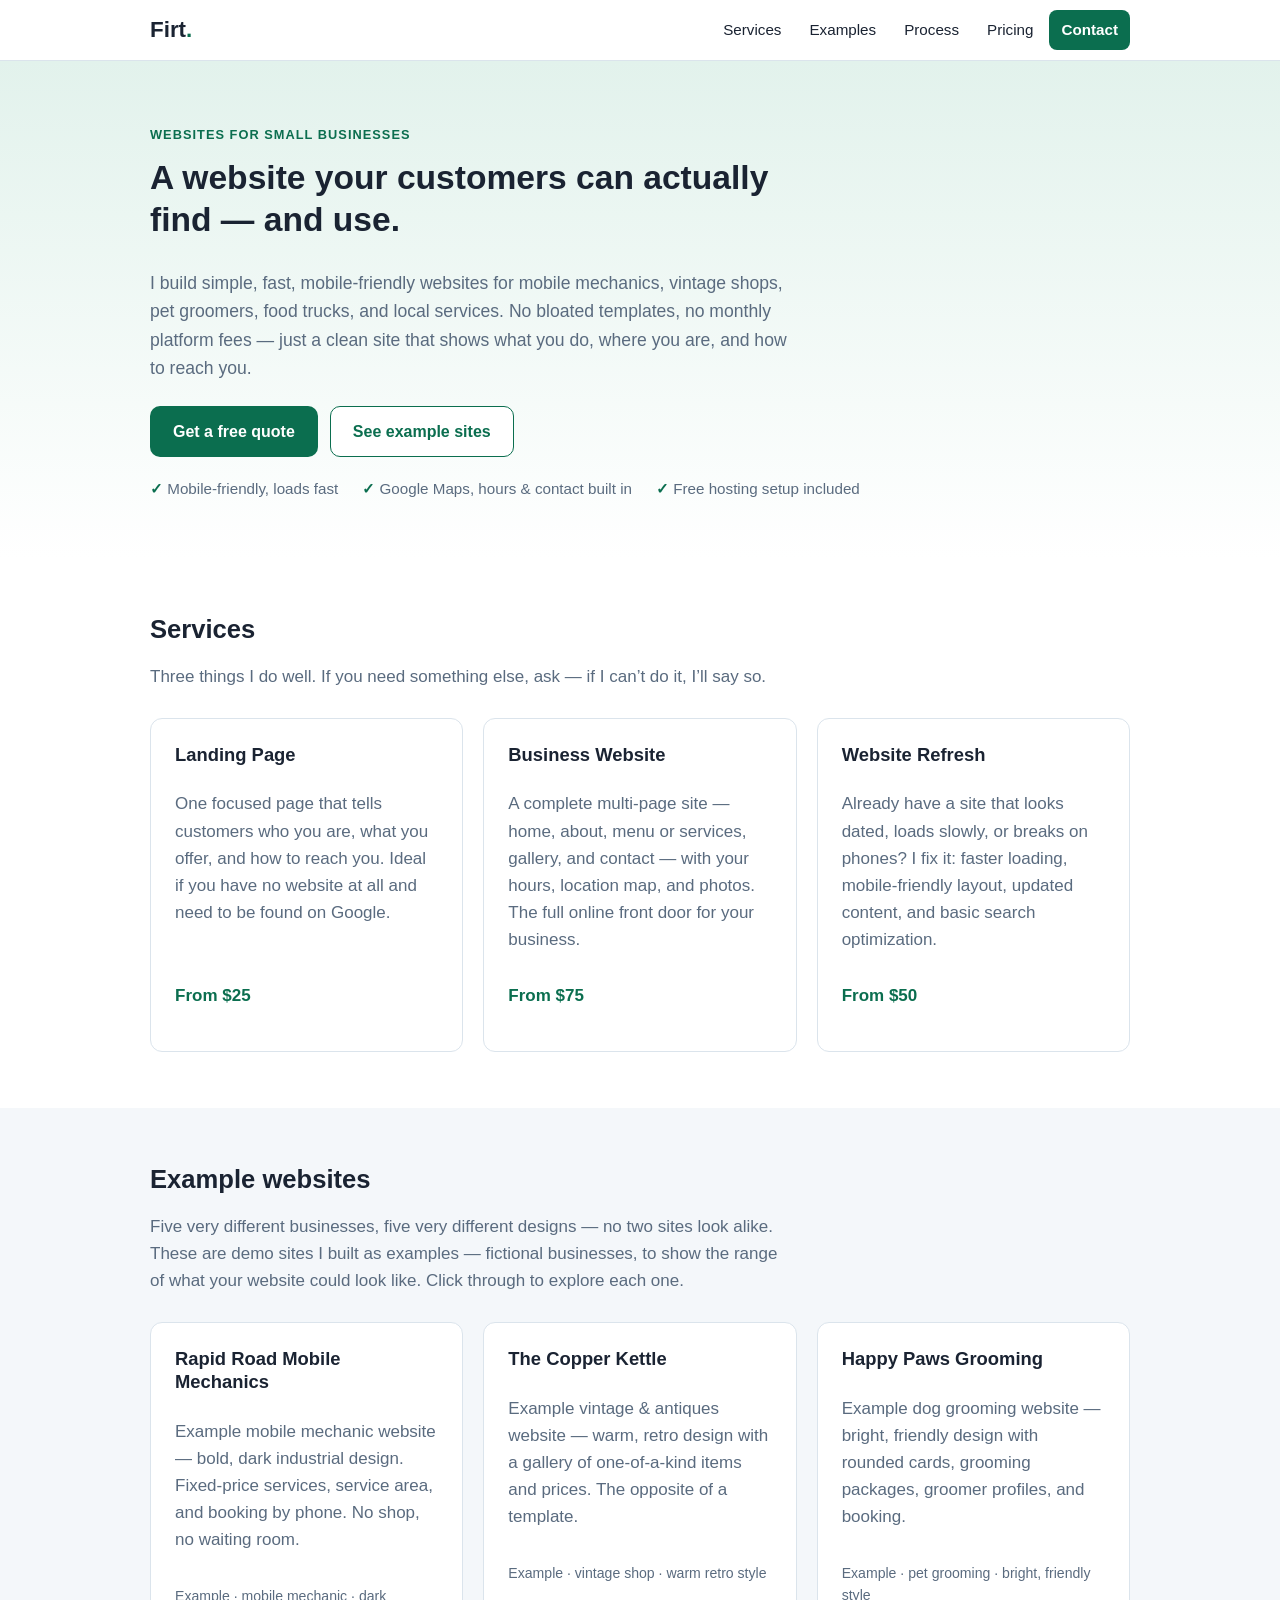
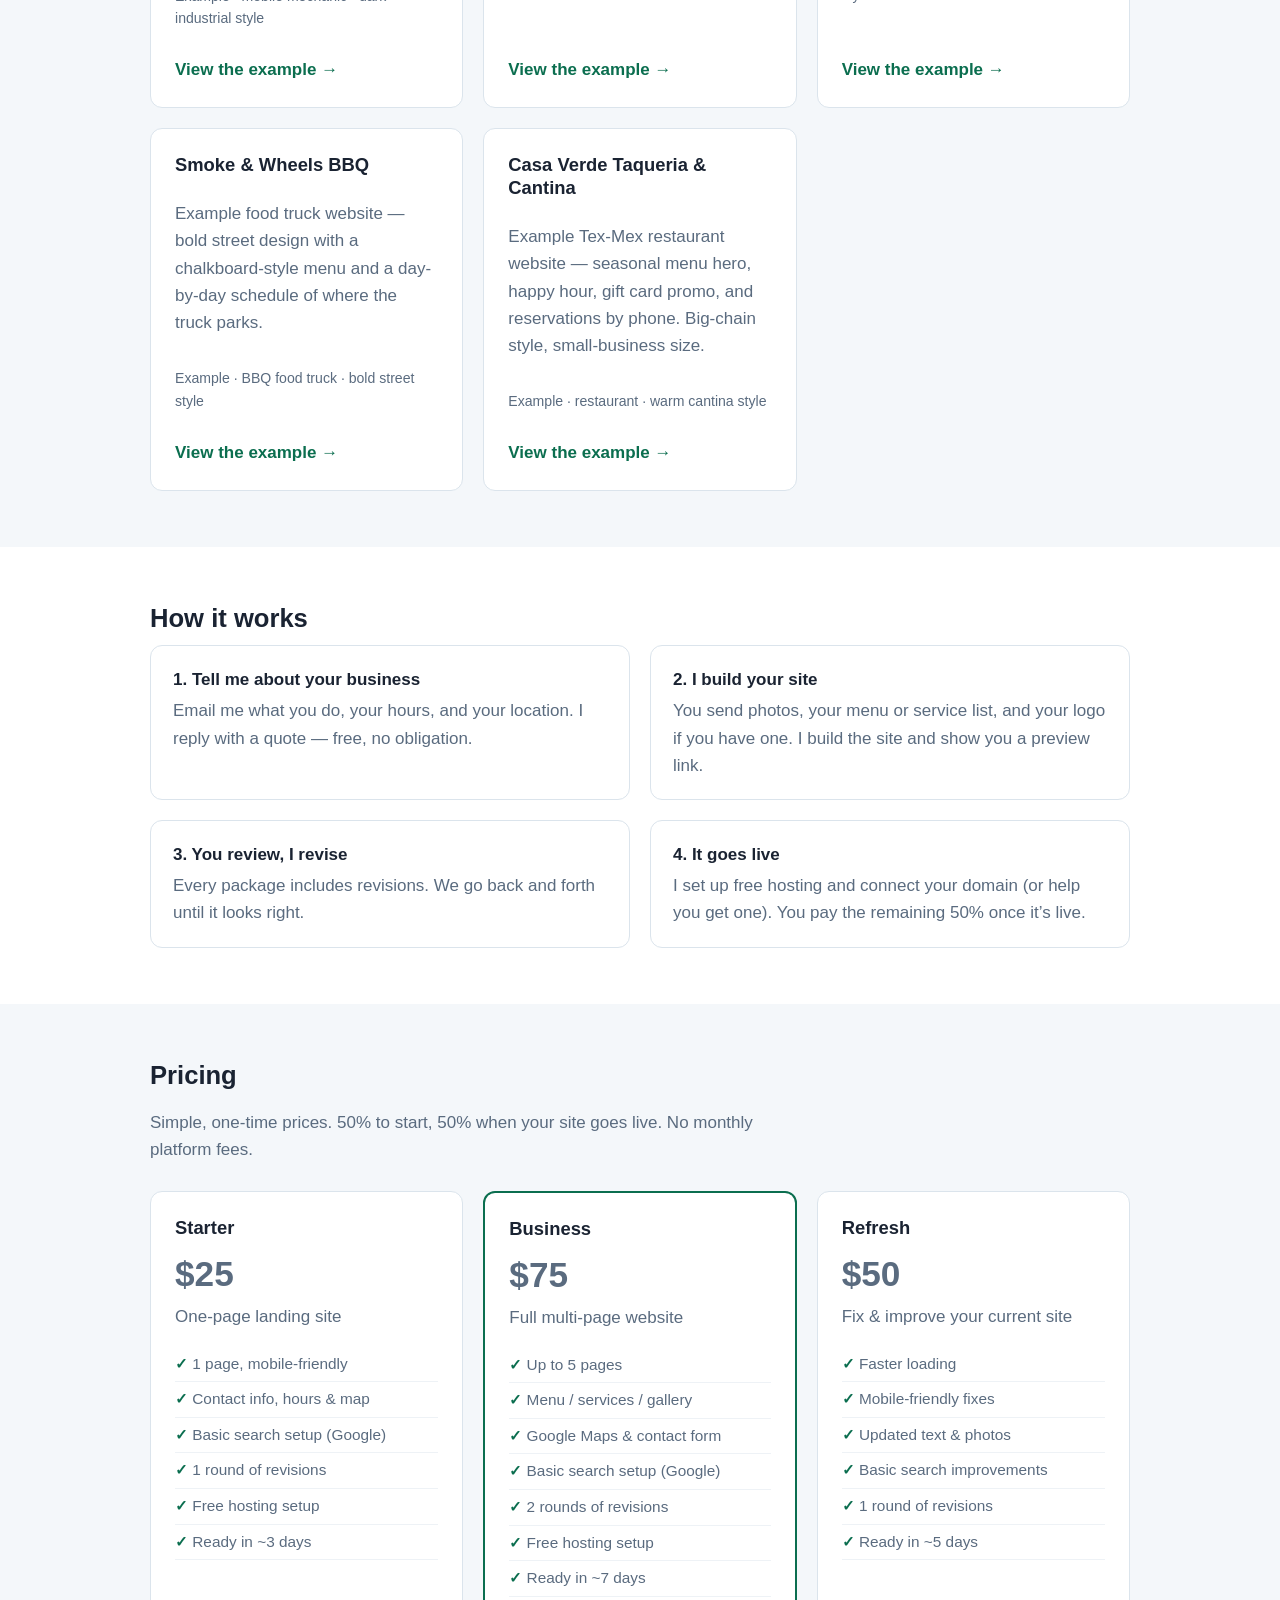
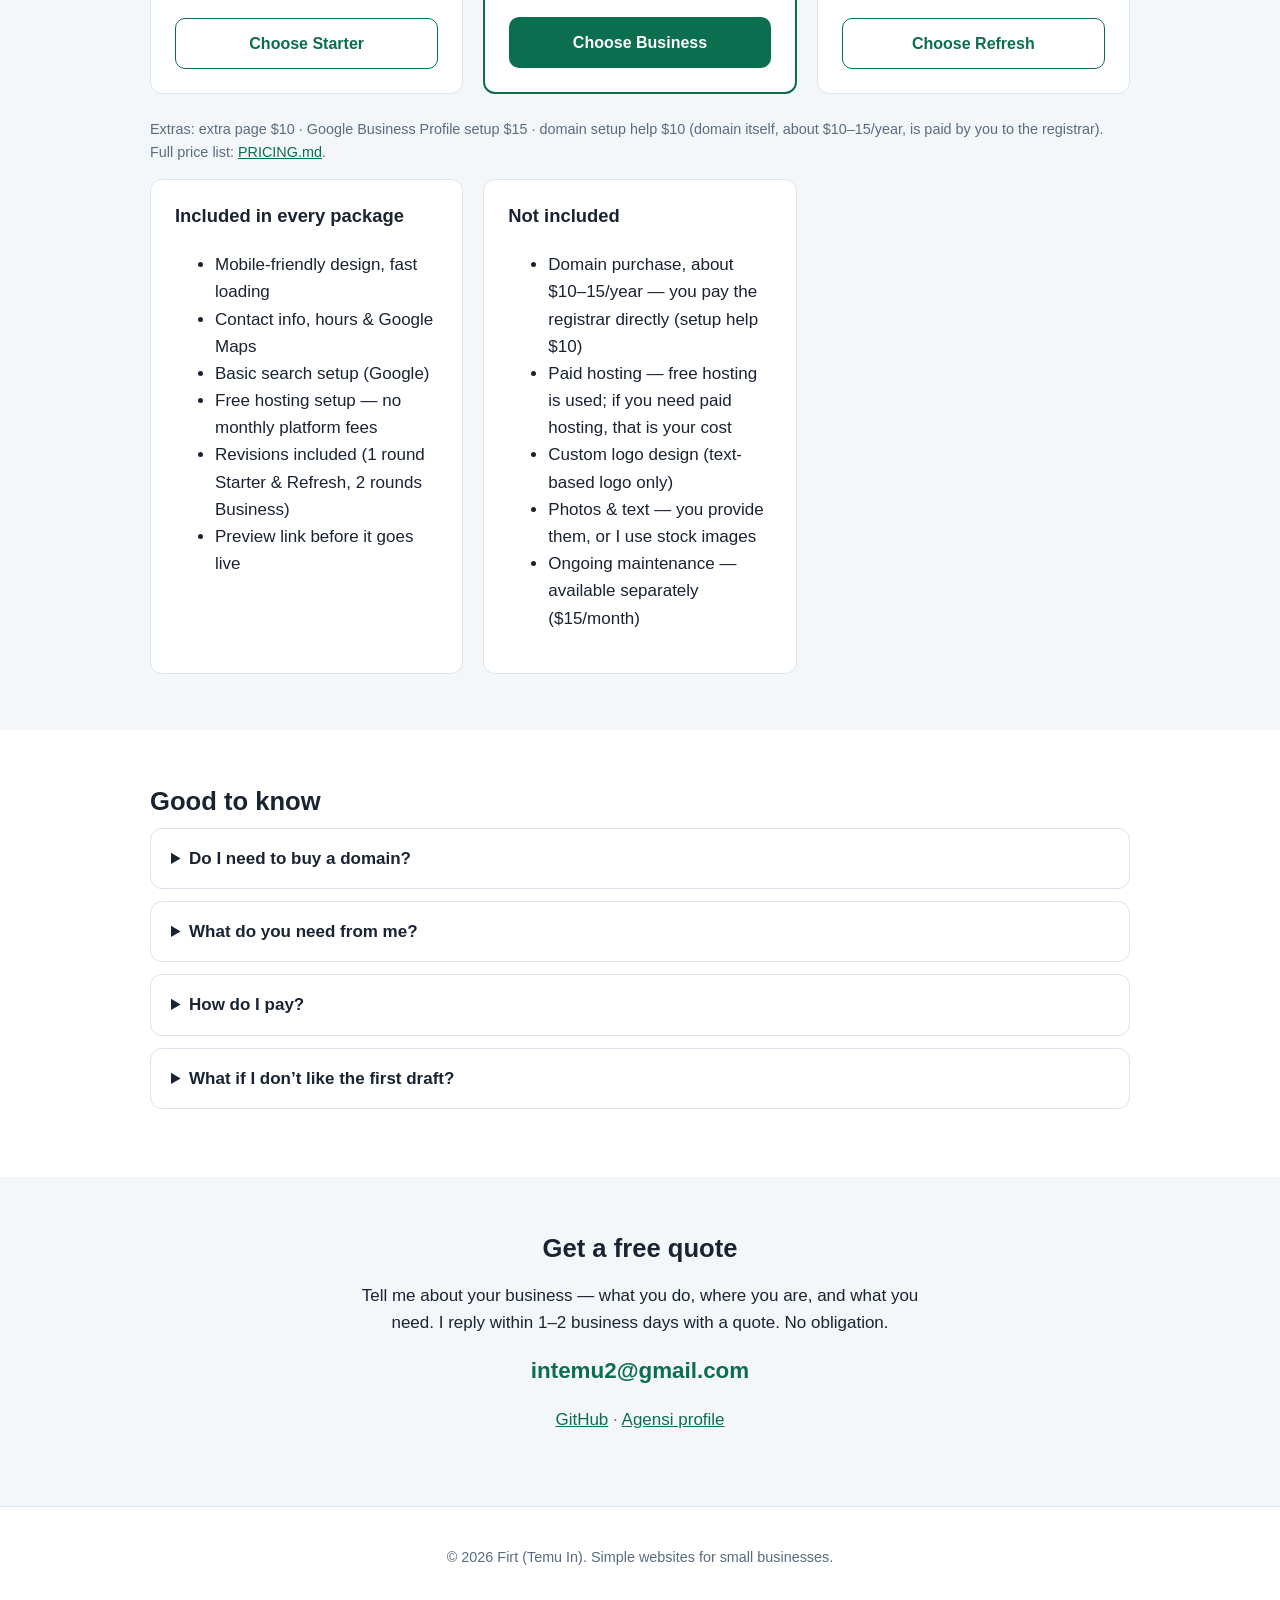
<file: index.html>
<!DOCTYPE html>
<html lang="en">
<head>
<meta charset="UTF-8">
<meta name="viewport" content="width=device-width, initial-scale=1.0">
<title>Firt — Simple, Fast Websites for Small Businesses</title>
<meta name="description" content="Firt builds simple, fast, mobile-friendly websites for small businesses: landing pages, company websites, and website fixes. No templates, no bloat — just a site that works.">
<link rel="stylesheet" href="styles.css">
</head>
<body>
<header class="site-header">
  <div class="wrap header-inner">
    <a class="brand" href="#top">Firt<span class="brand-dot">.</span></a>
    <nav class="nav" id="nav">
      <a href="#services">Services</a>
      <a href="#examples">Examples</a>
      <a href="#process">Process</a>
      <a href="#pricing">Pricing</a>
      <a href="#contact" class="nav-cta">Contact</a>
    </nav>
    <button class="menu-btn" id="menuBtn" aria-label="Menu" aria-expanded="false">&#9776;</button>
  </div>
</header>

<main id="top">
  <section class="hero">
    <div class="wrap">
      <p class="eyebrow">Websites for small businesses</p>
      <h1>A website your customers can actually find — and use.</h1>
      <p class="lede">I build simple, fast, mobile-friendly websites for mobile mechanics, vintage shops, pet groomers, food trucks, and local services. No bloated templates, no monthly platform fees — just a clean site that shows what you do, where you are, and how to reach you.</p>
      <div class="hero-actions">
        <a class="btn btn-primary" href="#contact">Get a free quote</a>
        <a class="btn btn-ghost" href="#examples">See example sites</a>
      </div>
      <ul class="hero-points">
        <li>Mobile-friendly, loads fast</li>
        <li>Google Maps, hours &amp; contact built in</li>
        <li>Free hosting setup included</li>
      </ul>
    </div>
  </section>

  <section id="services" class="section">
    <div class="wrap">
      <h2>Services</h2>
      <p class="section-sub">Three things I do well. If you need something else, ask — if I can&rsquo;t do it, I&rsquo;ll say so.</p>
      <div class="cards">
        <article class="card">
          <h3>Landing Page</h3>
          <p>One focused page that tells customers who you are, what you offer, and how to reach you. Ideal if you have no website at all and need to be found on Google.</p>
          <p class="card-from">From $25</p>
        </article>
        <article class="card">
          <h3>Business Website</h3>
          <p>A complete multi-page site — home, about, menu or services, gallery, and contact — with your hours, location map, and photos. The full online front door for your business.</p>
          <p class="card-from">From $75</p>
        </article>
        <article class="card">
          <h3>Website Refresh</h3>
          <p>Already have a site that looks dated, loads slowly, or breaks on phones? I fix it: faster loading, mobile-friendly layout, updated content, and basic search optimization.</p>
          <p class="card-from">From $50</p>
        </article>
      </div>
    </div>
  </section>

  <section id="examples" class="section section-alt">
    <div class="wrap">
      <h2>Example websites</h2>
      <p class="section-sub">Five very different businesses, five very different designs — no two sites look alike. These are demo sites I built as examples — fictional businesses, to show the range of what your website could look like. Click through to explore each one.</p>
      <div class="cards">
        <article class="card">
          <h3>Rapid Road Mobile Mechanics</h3>
          <p>Example mobile mechanic website — bold, dark industrial design. Fixed-price services, service area, and booking by phone. No shop, no waiting room.</p>
          <p class="card-meta">Example &middot; mobile mechanic &middot; dark industrial style</p>
          <a class="card-link" href="samples/sample-mechanic.html">View the example &rarr;</a>
        </article>
        <article class="card">
          <h3>The Copper Kettle</h3>
          <p>Example vintage &amp; antiques website — warm, retro design with a gallery of one-of-a-kind items and prices. The opposite of a template.</p>
          <p class="card-meta">Example &middot; vintage shop &middot; warm retro style</p>
          <a class="card-link" href="samples/sample-vintage.html">View the example &rarr;</a>
        </article>
        <article class="card">
          <h3>Happy Paws Grooming</h3>
          <p>Example dog grooming website — bright, friendly design with rounded cards, grooming packages, groomer profiles, and booking.</p>
          <p class="card-meta">Example &middot; pet grooming &middot; bright, friendly style</p>
          <a class="card-link" href="samples/sample-grooming.html">View the example &rarr;</a>
        </article>
        <article class="card">
          <h3>Smoke &amp; Wheels BBQ</h3>
          <p>Example food truck website — bold street design with a chalkboard-style menu and a day-by-day schedule of where the truck parks.</p>
          <p class="card-meta">Example &middot; BBQ food truck &middot; bold street style</p>
          <a class="card-link" href="samples/sample-foodtruck.html">View the example &rarr;</a>
        </article>
        <article class="card">
          <h3>Casa Verde Taqueria &amp; Cantina</h3>
          <p>Example Tex-Mex restaurant website — seasonal menu hero, happy hour, gift card promo, and reservations by phone. Big-chain style, small-business size.</p>
          <p class="card-meta">Example &middot; restaurant &middot; warm cantina style</p>
          <a class="card-link" href="samples/sample-restaurant.html">View the example &rarr;</a>
        </article>
      </div>
    </div>
  </section>

  <section id="process" class="section">
    <div class="wrap">
      <h2>How it works</h2>
      <ol class="steps">
        <li><strong>1. Tell me about your business</strong><span>Email me what you do, your hours, and your location. I reply with a quote — free, no obligation.</span></li>
        <li><strong>2. I build your site</strong><span>You send photos, your menu or service list, and your logo if you have one. I build the site and show you a preview link.</span></li>
        <li><strong>3. You review, I revise</strong><span>Every package includes revisions. We go back and forth until it looks right.</span></li>
        <li><strong>4. It goes live</strong><span>I set up free hosting and connect your domain (or help you get one). You pay the remaining 50% once it&rsquo;s live.</span></li>
      </ol>
    </div>
  </section>

  <section id="pricing" class="section section-alt">
    <div class="wrap">
      <h2>Pricing</h2>
      <p class="section-sub">Simple, one-time prices. 50% to start, 50% when your site goes live. No monthly platform fees.</p>
      <div class="cards pricing-cards">
        <article class="card price-card">
          <h3>Starter</h3>
          <p class="price">$25</p>
          <p class="price-note">One-page landing site</p>
          <ul>
            <li>1 page, mobile-friendly</li>
            <li>Contact info, hours &amp; map</li>
            <li>Basic search setup (Google)</li>
            <li>1 round of revisions</li>
            <li>Free hosting setup</li>
            <li>Ready in ~3 days</li>
          </ul>
          <a class="btn btn-ghost" href="#contact">Choose Starter</a>
        </article>
        <article class="card price-card featured">
          <h3>Business</h3>
          <p class="price">$75</p>
          <p class="price-note">Full multi-page website</p>
          <ul>
            <li>Up to 5 pages</li>
            <li>Menu / services / gallery</li>
            <li>Google Maps &amp; contact form</li>
            <li>Basic search setup (Google)</li>
            <li>2 rounds of revisions</li>
            <li>Free hosting setup</li>
            <li>Ready in ~7 days</li>
          </ul>
          <a class="btn btn-primary" href="#contact">Choose Business</a>
        </article>
        <article class="card price-card">
          <h3>Refresh</h3>
          <p class="price">$50</p>
          <p class="price-note">Fix &amp; improve your current site</p>
          <ul>
            <li>Faster loading</li>
            <li>Mobile-friendly fixes</li>
            <li>Updated text &amp; photos</li>
            <li>Basic search improvements</li>
            <li>1 round of revisions</li>
            <li>Ready in ~5 days</li>
          </ul>
          <a class="btn btn-ghost" href="#contact">Choose Refresh</a>
        </article>
      </div>
      <p class="fineprint">Extras: extra page $10 &middot; Google Business Profile setup $15 &middot; domain setup help $10 (domain itself, about $10–15/year, is paid by you to the registrar). Full price list: <a href="PRICING.md">PRICING.md</a>.</p>
      <div class="cards">
        <article class="card">
          <h3>Included in every package</h3>
          <ul>
            <li>Mobile-friendly design, fast loading</li>
            <li>Contact info, hours &amp; Google Maps</li>
            <li>Basic search setup (Google)</li>
            <li>Free hosting setup — no monthly platform fees</li>
            <li>Revisions included (1 round Starter &amp; Refresh, 2 rounds Business)</li>
            <li>Preview link before it goes live</li>
          </ul>
        </article>
        <article class="card">
          <h3>Not included</h3>
          <ul>
            <li>Domain purchase, about $10–15/year — you pay the registrar directly (setup help $10)</li>
            <li>Paid hosting — free hosting is used; if you need paid hosting, that is your cost</li>
            <li>Custom logo design (text-based logo only)</li>
            <li>Photos &amp; text — you provide them, or I use stock images</li>
            <li>Ongoing maintenance — available separately ($15/month)</li>
          </ul>
        </article>
      </div>
    </div>
  </section>

  <section class="section">
    <div class="wrap">
      <h2>Good to know</h2>
      <div class="faq">
        <details>
          <summary>Do I need to buy a domain?</summary>
          <p>Your site can go live on a free address first. If you want your own domain (like yourbusiness.com), it costs about $10–15 a year from the registrar — you pay that directly, and I set it up for you.</p>
        </details>
        <details>
          <summary>What do you need from me?</summary>
          <p>Your business name, address, hours, phone, a list of services or your menu, and any photos or logo you have. No photos? I can work with stock images or a clean text layout.</p>
        </details>
        <details>
          <summary>How do I pay?</summary>
          <p>50% to start, 50% when the site is live. I accept USDC (Solana). Other payment options are available on request — ask when you email.</p>
        </details>
        <details>
          <summary>What if I don&rsquo;t like the first draft?</summary>
          <p>Every package includes revisions (see the pricing above). If we can&rsquo;t get it right after the included revisions, we talk it through before any extra work — no surprise charges.</p>
        </details>
      </div>
    </div>
  </section>

  <section id="contact" class="section section-alt">
    <div class="wrap contact-wrap">
      <h2>Get a free quote</h2>
      <p>Tell me about your business — what you do, where you are, and what you need. I reply within 1–2 business days with a quote. No obligation.</p>
      <p class="contact-email"><a href="mailto:intemu2@gmail.com?subject=Website%20quote%20request">intemu2@gmail.com</a></p>
      <p class="contact-links">
        <a href="https://github.com/intemu2" target="_blank" rel="noopener">GitHub</a> &middot;
        <a href="https://agensi.io/users/firt" target="_blank" rel="noopener">Agensi profile</a>
      </p>
    </div>
  </section>
</main>

<footer class="site-footer">
  <div class="wrap">
    <p>&copy; 2026 Firt (Temu In). Simple websites for small businesses.</p>
  </div>
</footer>

<script src="script.js"></script>
</body>
</html>
</file>
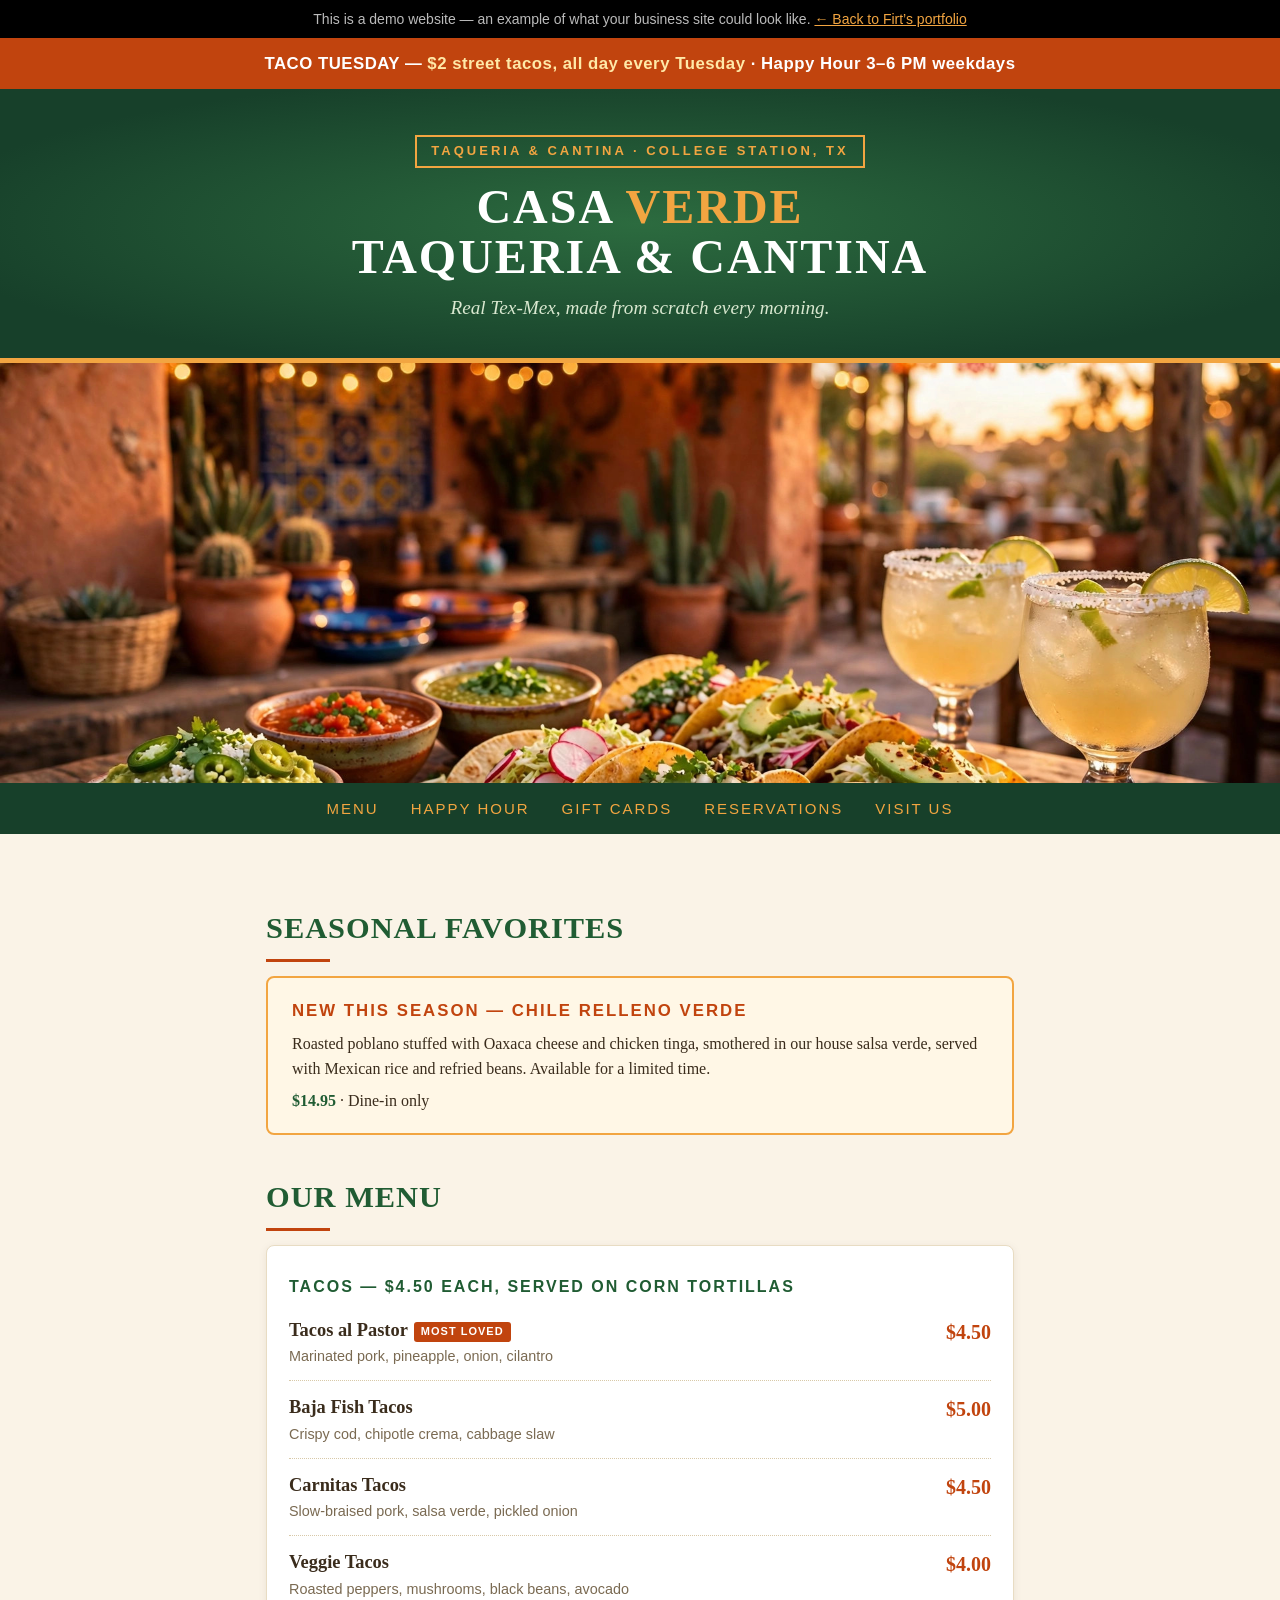
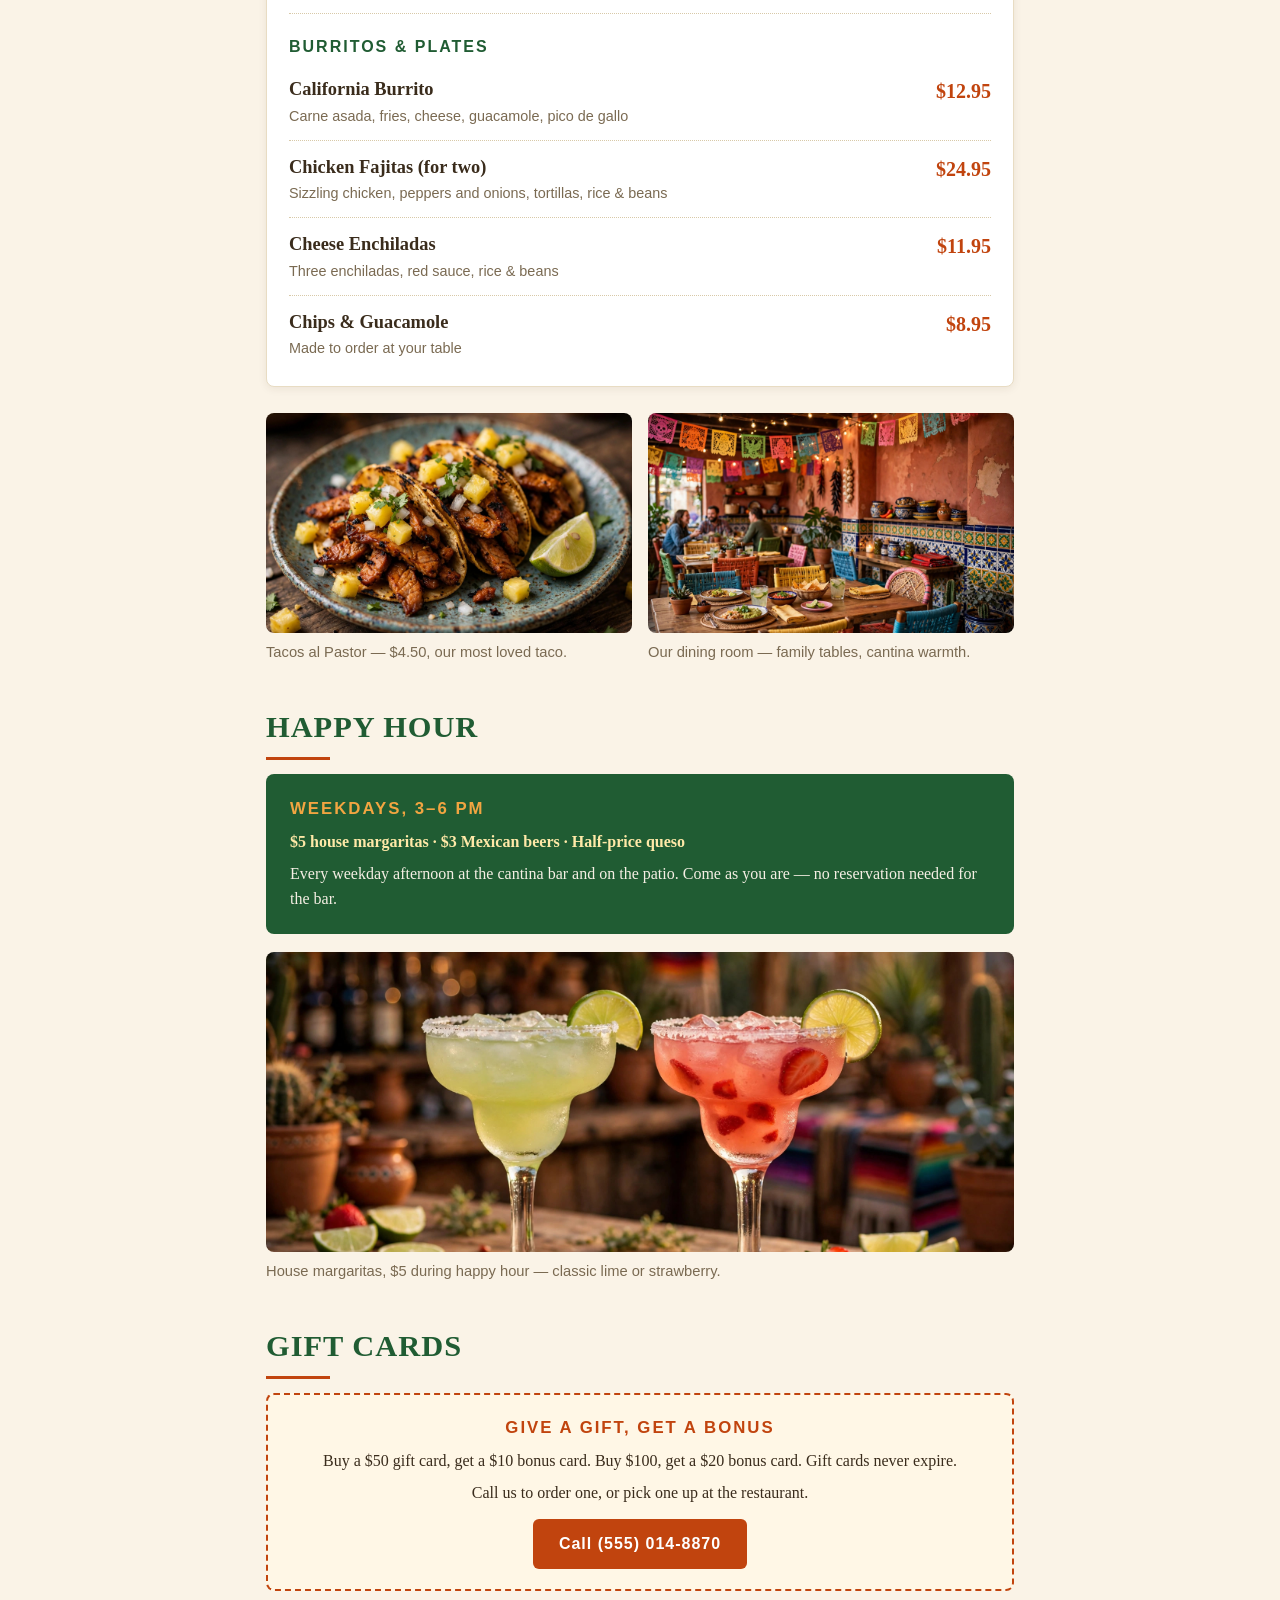
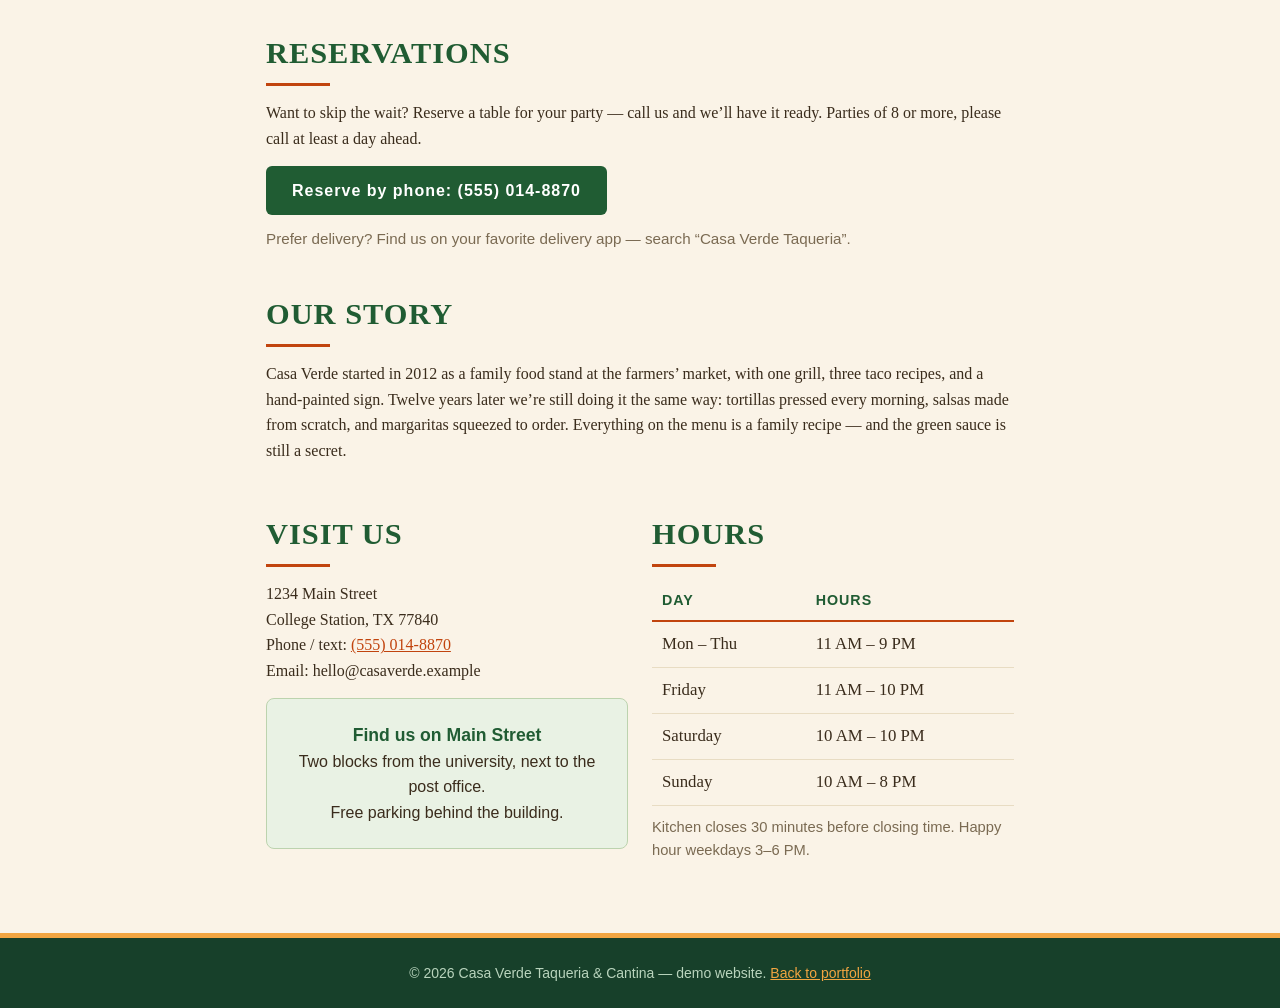
<file: samples/sample-restaurant.html>
<!DOCTYPE html>
<html lang="en">
<head>
<meta charset="UTF-8">
<meta name="viewport" content="width=device-width, initial-scale=1.0">
<title>Casa Verde Taqueria &amp; Cantina — Tex-Mex Restaurant | College Station, TX</title>
<meta name="description" content="Casa Verde Taqueria & Cantina — a Tex-Mex restaurant in College Station, TX. Tacos, fajitas, burritos, margaritas, happy hour and gift cards.">
<style>
  * { box-sizing: border-box; margin: 0; padding: 0; }
  body { font-family: Georgia, 'Times New Roman', serif; color: #3a2c1c; line-height: 1.6; background: #faf3e7; }
  .demo-note { background: #000; color: #bbb; text-align: center; padding: 8px 16px; font-size: 14px; font-family: Arial, sans-serif; border-bottom: 2px solid #c1440e; }
  .demo-note a { color: #f2a541; }
  .promo-bar { background: #c1440e; color: #fff; text-align: center; padding: 11px 16px; font-family: Arial, sans-serif; font-weight: bold; font-size: 1.05em; letter-spacing: 0.5px; }
  .promo-bar span { color: #ffe9a8; }
  header { background: radial-gradient(ellipse at center, #2c6b3f 0%, #17402a 80%); padding: 46px 16px 34px; text-align: center; border-bottom: 5px solid #f2a541; }
  header .tag { display: inline-block; border: 2px solid #f2a541; color: #f2a541; font-weight: bold; letter-spacing: 3px; padding: 4px 14px; font-size: 13px; font-family: Arial, sans-serif; text-transform: uppercase; margin-bottom: 14px; }
  header h1 { font-size: 3em; letter-spacing: 2px; text-transform: uppercase; line-height: 1.05; color: #fff; }
  header h1 span { color: #f2a541; }
  header p { color: #d9e8d0; margin-top: 10px; font-size: 1.2em; font-style: italic; }
  .hero-img { width: 100%; height: 420px; object-fit: cover; display: block; }
  nav { background: #17402a; text-align: center; padding: 13px; }
  nav a { color: #f2a541; text-decoration: none; margin: 0 14px; font-size: 15px; font-family: Arial, sans-serif; text-transform: uppercase; letter-spacing: 2px; }
  nav a:hover { color: #fff; }
  .wrap { max-width: 780px; margin: 0 auto; padding: 32px 16px; }
  h2 { font-size: 1.9em; letter-spacing: 1px; text-transform: uppercase; color: #205c33; margin: 38px 0 14px; }
  h2::after { content: ""; display: block; height: 3px; background: #c1440e; width: 64px; margin-top: 6px; }
  .special { background: #fff7e6; border: 2px solid #f2a541; border-radius: 8px; padding: 20px 24px; margin-top: 8px; }
  .special h3 { color: #c1440e; text-transform: uppercase; letter-spacing: 2px; font-size: 1.05em; font-family: Arial, sans-serif; }
  .special p { margin-top: 6px; }
  .special .price { font-weight: bold; color: #205c33; }
  .menu-list { background: #fff; border: 1px solid #e8dcc3; border-radius: 8px; padding: 8px 22px 14px; box-shadow: 0 2px 8px rgba(58,44,28,0.08); }
  .menu-item { display: flex; justify-content: space-between; gap: 16px; padding: 12px 0; border-bottom: 1px dotted #d8c9a8; }
  .menu-item:last-child { border-bottom: none; }
  .menu-item .price { font-size: 1.25em; font-weight: bold; color: #c1440e; white-space: nowrap; }
  .menu-item small { display: block; color: #7a6a52; font-family: Arial, sans-serif; font-size: 0.9em; }
  .menu-item .name { font-size: 1.15em; font-weight: bold; }
  .menu-item .tag2 { display: inline-block; background: #c1440e; color: #fff; font-size: 11px; font-family: Arial, sans-serif; font-weight: bold; padding: 1px 7px; border-radius: 3px; margin-left: 6px; vertical-align: middle; letter-spacing: 1px; }
  .menu-cat { color: #205c33; margin: 20px 0 4px; letter-spacing: 2px; text-transform: uppercase; font-size: 1em; font-family: Arial, sans-serif; font-weight: bold; }
  .dishes { display: grid; grid-template-columns: 1fr 1fr; gap: 16px; margin: 26px 0 8px; }
  .dishes figure { margin: 0; }
  .dishes img { width: 100%; height: 220px; object-fit: cover; display: block; border-radius: 8px; }
  .dishes figcaption { color: #7a6a52; font-family: Arial, sans-serif; font-size: 0.92em; margin-top: 8px; }
  .wide-img { width: 100%; height: 300px; object-fit: cover; display: block; border-radius: 8px; margin: 18px 0 8px; }
  .happy { background: #205c33; color: #f5efe4; border-radius: 8px; padding: 22px 24px; margin-top: 8px; }
  .happy h3 { color: #f2a541; text-transform: uppercase; letter-spacing: 2px; font-size: 1.05em; font-family: Arial, sans-serif; }
  .happy p { margin-top: 6px; }
  .happy .deal { font-weight: bold; color: #ffe9a8; }
  .gift { background: #fff7e6; border: 2px dashed #c1440e; border-radius: 8px; padding: 20px 24px; margin-top: 8px; text-align: center; }
  .gift h3 { color: #c1440e; text-transform: uppercase; letter-spacing: 2px; font-size: 1.05em; font-family: Arial, sans-serif; }
  .gift p { margin-top: 6px; }
  .btn { display: inline-block; background: #c1440e; color: #fff; text-decoration: none; font-family: Arial, sans-serif; font-weight: bold; letter-spacing: 1px; padding: 12px 26px; border-radius: 6px; margin-top: 14px; }
  .btn:hover { background: #a8380b; }
  .btn-green { background: #205c33; }
  .btn-green:hover { background: #17402a; }
  .cols { display: flex; gap: 24px; flex-wrap: wrap; margin-top: 8px; }
  .cols > div { flex: 1; min-width: 240px; }
  .cols a { color: #c1440e; }
  table { width: 100%; border-collapse: collapse; margin-top: 8px; font-size: 1.05em; }
  th { text-align: left; color: #205c33; text-transform: uppercase; letter-spacing: 1px; font-size: 0.85em; font-family: Arial, sans-serif; padding: 8px 10px; border-bottom: 2px solid #c1440e; }
  td { padding: 9px 10px; border-bottom: 1px solid #e8dcc3; }
  .map-box { background: #e9f2e4; border: 1px solid #bcd3ae; border-radius: 8px; padding: 22px; text-align: center; margin-top: 14px; font-family: Arial, sans-serif; }
  .map-box strong { color: #205c33; font-size: 1.1em; }
  footer { background: #17402a; color: #b9d4bd; text-align: center; padding: 24px 16px; font-size: 14px; font-family: Arial, sans-serif; border-top: 5px solid #f2a541; margin-top: 38px; }
  footer a { color: #f2a541; }
  @media (max-width: 600px) { header h1 { font-size: 2em; } nav a { margin: 0 7px; font-size: 12px; } .hero-img { height: 260px; } .wide-img { height: 200px; } .dishes { grid-template-columns: 1fr; } }
</style>
</head>
<body>
<div class="demo-note">This is a demo website — an example of what your business site could look like. <a href="../index.html">&larr; Back to Firt&rsquo;s portfolio</a></div>
<div class="promo-bar">TACO TUESDAY — <span>$2 street tacos, all day every Tuesday</span> &middot; Happy Hour 3–6 PM weekdays</div>
<header>
  <span class="tag">Taqueria &amp; Cantina &middot; College Station, TX</span>
  <h1>Casa <span>Verde</span><br>Taqueria &amp; Cantina</h1>
  <p>Real Tex-Mex, made from scratch every morning.</p>
</header>
<img class="hero-img" src="assets/restaurant-hero.jpg" alt="Casa Verde table full of tacos, guacamole and margaritas">
<nav>
  <a href="#menu">Menu</a>
  <a href="#happy-hour">Happy Hour</a>
  <a href="#gift-cards">Gift Cards</a>
  <a href="#reservations">Reservations</a>
  <a href="#visit">Visit Us</a>
</nav>
<main class="wrap">

  <h2>Seasonal favorites</h2>
  <div class="special">
    <h3>New this season — Chile Relleno Verde</h3>
    <p>Roasted poblano stuffed with Oaxaca cheese and chicken tinga, smothered in our house salsa verde, served with Mexican rice and refried beans. Available for a limited time.</p>
    <p><span class="price">$14.95</span> &middot; Dine-in only</p>
  </div>

  <h2 id="menu">Our menu</h2>
  <div class="menu-list">
    <p class="menu-cat">Tacos — $4.50 each, served on corn tortillas</p>
    <div class="menu-item"><div><span class="name">Tacos al Pastor</span><span class="tag2">MOST LOVED</span><small>Marinated pork, pineapple, onion, cilantro</small></div><span class="price">$4.50</span></div>
    <div class="menu-item"><div><span class="name">Baja Fish Tacos</span><small>Crispy cod, chipotle crema, cabbage slaw</small></div><span class="price">$5.00</span></div>
    <div class="menu-item"><div><span class="name">Carnitas Tacos</span><small>Slow-braised pork, salsa verde, pickled onion</small></div><span class="price">$4.50</span></div>
    <div class="menu-item"><div><span class="name">Veggie Tacos</span><small>Roasted peppers, mushrooms, black beans, avocado</small></div><span class="price">$4.00</span></div>
    <p class="menu-cat">Burritos &amp; plates</p>
    <div class="menu-item"><div><span class="name">California Burrito</span><small>Carne asada, fries, cheese, guacamole, pico de gallo</small></div><span class="price">$12.95</span></div>
    <div class="menu-item"><div><span class="name">Chicken Fajitas (for two)</span><small>Sizzling chicken, peppers and onions, tortillas, rice &amp; beans</small></div><span class="price">$24.95</span></div>
    <div class="menu-item"><div><span class="name">Cheese Enchiladas</span><small>Three enchiladas, red sauce, rice &amp; beans</small></div><span class="price">$11.95</span></div>
    <div class="menu-item"><div><span class="name">Chips &amp; Guacamole</span><small>Made to order at your table</small></div><span class="price">$8.95</span></div>
  </div>

  <div class="dishes">
    <figure><img src="assets/restaurant-tacos.jpg" alt="Plate of tacos al pastor"><figcaption>Tacos al Pastor — $4.50, our most loved taco.</figcaption></figure>
    <figure><img src="assets/restaurant-interior.jpg" alt="Casa Verde dining room"><figcaption>Our dining room — family tables, cantina warmth.</figcaption></figure>
  </div>

  <h2 id="happy-hour">Happy hour</h2>
  <div class="happy">
    <h3>Weekdays, 3–6 PM</h3>
    <p><span class="deal">$5 house margaritas &middot; $3 Mexican beers &middot; Half-price queso</span></p>
    <p>Every weekday afternoon at the cantina bar and on the patio. Come as you are — no reservation needed for the bar.</p>
  </div>
  <img class="wide-img" src="assets/restaurant-margaritas.jpg" alt="Margaritas on the bar during happy hour">
  <p style="color:#7a6a52; font-family: Arial, sans-serif; font-size: 0.92em;">House margaritas, $5 during happy hour — classic lime or strawberry.</p>

  <h2 id="gift-cards">Gift cards</h2>
  <div class="gift">
    <h3>Give a gift, get a bonus</h3>
    <p>Buy a $50 gift card, get a $10 bonus card. Buy $100, get a $20 bonus card. Gift cards never expire.</p>
    <p>Call us to order one, or pick one up at the restaurant.</p>
    <a class="btn" href="tel:+15550148870">Call (555) 014-8870</a>
  </div>

  <h2 id="reservations">Reservations</h2>
  <p>Want to skip the wait? Reserve a table for your party — call us and we&rsquo;ll have it ready. Parties of 8 or more, please call at least a day ahead.</p>
  <p><a class="btn btn-green" href="tel:+15550148870">Reserve by phone: (555) 014-8870</a></p>
  <p style="margin-top: 12px; color: #7a6a52; font-family: Arial, sans-serif; font-size: 0.95em;">Prefer delivery? Find us on your favorite delivery app — search &ldquo;Casa Verde Taqueria&rdquo;.</p>

  <h2>Our story</h2>
  <p> Casa Verde started in 2012 as a family food stand at the farmers&rsquo; market, with one grill, three taco recipes, and a hand-painted sign. Twelve years later we&rsquo;re still doing it the same way: tortillas pressed every morning, salsas made from scratch, and margaritas squeezed to order. Everything on the menu is a family recipe — and the green sauce is still a secret.</p>

  <div class="cols">
    <div>
      <h2 id="visit">Visit us</h2>
      <p>1234 Main Street<br>College Station, TX 77840<br>
      Phone / text: <a href="tel:+15550148870">(555) 014-8870</a><br>
      Email: hello@casaverde.example</p>
      <div class="map-box">
        <strong>Find us on Main Street</strong><br>
        Two blocks from the university, next to the post office.<br>
        Free parking behind the building.
      </div>
    </div>
    <div>
      <h2>Hours</h2>
      <table>
        <tr><th>Day</th><th>Hours</th></tr>
        <tr><td>Mon – Thu</td><td>11 AM – 9 PM</td></tr>
        <tr><td>Friday</td><td>11 AM – 10 PM</td></tr>
        <tr><td>Saturday</td><td>10 AM – 10 PM</td></tr>
        <tr><td>Sunday</td><td>10 AM – 8 PM</td></tr>
      </table>
      <p style="color:#7a6a52; margin-top:10px; font-family: Arial, sans-serif; font-size: 0.92em;">Kitchen closes 30 minutes before closing time. Happy hour weekdays 3–6 PM.</p>
    </div>
  </div>
</main>
<footer>
  <p>&copy; 2026 Casa Verde Taqueria &amp; Cantina — demo website. <a href="../index.html">Back to portfolio</a></p>
</footer>
</body>
</html>
</file>
<file: styles.css>
/* Firt portfolio — plain CSS, no framework, mobile-first */
:root {
  --ink: #1a2332;
  --muted: #5a6b7f;
  --bg: #ffffff;
  --bg-alt: #f4f7fa;
  --accent: #0b6e4f;
  --accent-dark: #095c42;
  --accent-soft: #e2f2ec;
  --border: #dbe4ec;
  --radius: 12px;
}
* { box-sizing: border-box; }
html { scroll-behavior: smooth; }
body {
  margin: 0;
  font-family: -apple-system, BlinkMacSystemFont, "Segoe UI", Roboto, Helvetica, Arial, sans-serif;
  color: var(--ink);
  background: var(--bg);
  line-height: 1.6;
  font-size: 17px;
}
.wrap { max-width: 1020px; margin: 0 auto; padding: 0 20px; }
h1, h2, h3 { line-height: 1.25; margin-top: 0; }
h1 { font-size: 2.1rem; }
h2 { font-size: 1.6rem; margin-bottom: 0.4em; }
h3 { font-size: 1.15rem; margin-bottom: 0.4em; }
a { color: var(--accent); }
img { max-width: 100%; height: auto; }

/* Header */
.site-header {
  position: sticky; top: 0; z-index: 10;
  background: rgba(255, 255, 255, 0.96);
  border-bottom: 1px solid var(--border);
}
.header-inner { display: flex; align-items: center; justify-content: space-between; height: 60px; }
.brand { font-size: 1.4rem; font-weight: 800; color: var(--ink); text-decoration: none; }
.brand-dot { color: var(--accent); }
.nav { display: flex; gap: 4px; align-items: center; }
.nav a { color: var(--ink); text-decoration: none; padding: 8px 12px; border-radius: 8px; font-size: 0.95rem; }
.nav a:hover { background: var(--bg-alt); }
.nav-cta { background: var(--accent); color: #fff !important; font-weight: 600; }
.nav-cta:hover { background: var(--accent-dark); }
.menu-btn { display: none; background: none; border: 1px solid var(--border); border-radius: 8px; font-size: 1.3rem; padding: 4px 12px; cursor: pointer; color: var(--ink); }

/* Hero */
.hero { padding: 64px 0 56px; background: linear-gradient(180deg, var(--accent-soft), #fff); }
.eyebrow { text-transform: uppercase; letter-spacing: 0.08em; font-size: 0.8rem; font-weight: 700; color: var(--accent); margin: 0 0 12px; }
.hero h1 { max-width: 640px; }
.lede { max-width: 640px; color: var(--muted); font-size: 1.1rem; }
.hero-actions { display: flex; gap: 12px; flex-wrap: wrap; margin: 24px 0 20px; }
.hero-points { list-style: none; padding: 0; margin: 0; display: flex; gap: 8px 24px; flex-wrap: wrap; color: var(--muted); font-size: 0.95rem; }
.hero-points li::before { content: "\2713  "; color: var(--accent); font-weight: 700; }

/* Buttons */
.btn { display: inline-block; padding: 12px 22px; border-radius: 10px; text-decoration: none; font-weight: 600; font-size: 1rem; border: 1px solid transparent; }
.btn-primary { background: var(--accent); color: #fff; }
.btn-primary:hover { background: var(--accent-dark); }
.btn-ghost { background: #fff; color: var(--accent); border-color: var(--accent); }
.btn-ghost:hover { background: var(--accent-soft); }

/* Sections */
.section { padding: 56px 0; }
.section-alt { background: var(--bg-alt); }
.section-sub { color: var(--muted); max-width: 640px; margin-bottom: 28px; }

/* Cards */
.cards { display: grid; grid-template-columns: repeat(3, 1fr); gap: 20px; }
.card { background: #fff; border: 1px solid var(--border); border-radius: var(--radius); padding: 24px; display: flex; flex-direction: column; }
.section-alt .card { background: #fff; }
.card p { color: var(--muted); }
.card-from { font-weight: 700; color: var(--accent) !important; margin-top: auto; padding-top: 12px; }
.card-meta { font-size: 0.88rem; color: var(--muted); }
.card-link { font-weight: 600; margin-top: auto; padding-top: 12px; text-decoration: none; }
.card-link:hover { text-decoration: underline; }

/* Steps */
.steps { list-style: none; padding: 0; margin: 0; display: grid; grid-template-columns: repeat(2, 1fr); gap: 20px; counter-reset: step; }
.steps li { border: 1px solid var(--border); border-radius: var(--radius); padding: 20px 22px; }
.steps strong { display: block; margin-bottom: 4px; }
.steps span { color: var(--muted); }

/* Pricing */
.pricing-cards { align-items: stretch; }
.price-card ul { list-style: none; padding: 0; margin: 0 0 20px; flex: 1; }
.price-card li { padding: 5px 0; color: var(--muted); border-bottom: 1px solid #eef2f6; font-size: 0.96rem; }
.price-card li::before { content: "\2713  "; color: var(--accent); font-weight: 700; }
.price-card .btn { text-align: center; }
.price { font-size: 2.2rem; font-weight: 800; margin: 0; color: var(--ink); }
.price-note { color: var(--muted); margin-top: 0; }
.featured { border: 2px solid var(--accent); }
.fineprint { color: var(--muted); font-size: 0.9rem; margin-top: 24px; }

/* FAQ */
.faq details { border: 1px solid var(--border); border-radius: var(--radius); padding: 16px 20px; margin-bottom: 12px; }
.faq summary { font-weight: 700; cursor: pointer; }
.faq p { color: var(--muted); margin: 10px 0 0; }

/* Contact */
.contact-wrap { text-align: center; }
.contact-wrap p { max-width: 560px; margin-left: auto; margin-right: auto; }
.contact-email a { font-size: 1.4rem; font-weight: 700; text-decoration: none; }
.contact-email a:hover { text-decoration: underline; }
.contact-links { color: var(--muted); }

/* Footer */
.site-footer { border-top: 1px solid var(--border); padding: 24px 0; color: var(--muted); font-size: 0.9rem; text-align: center; }

/* Mobile */
@media (max-width: 760px) {
  h1 { font-size: 1.7rem; }
  .cards { grid-template-columns: 1fr; }
  .steps { grid-template-columns: 1fr; }
  .hero { padding: 44px 0 40px; }
  .section { padding: 40px 0; }
  .menu-btn { display: block; }
  .nav {
    display: none; position: absolute; top: 60px; right: 0; left: 0;
    flex-direction: column; align-items: stretch;
    background: #fff; border-bottom: 1px solid var(--border); padding: 8px 20px 16px;
  }
  .nav.open { display: flex; }
  .nav a { padding: 10px 4px; }
}
</file>
